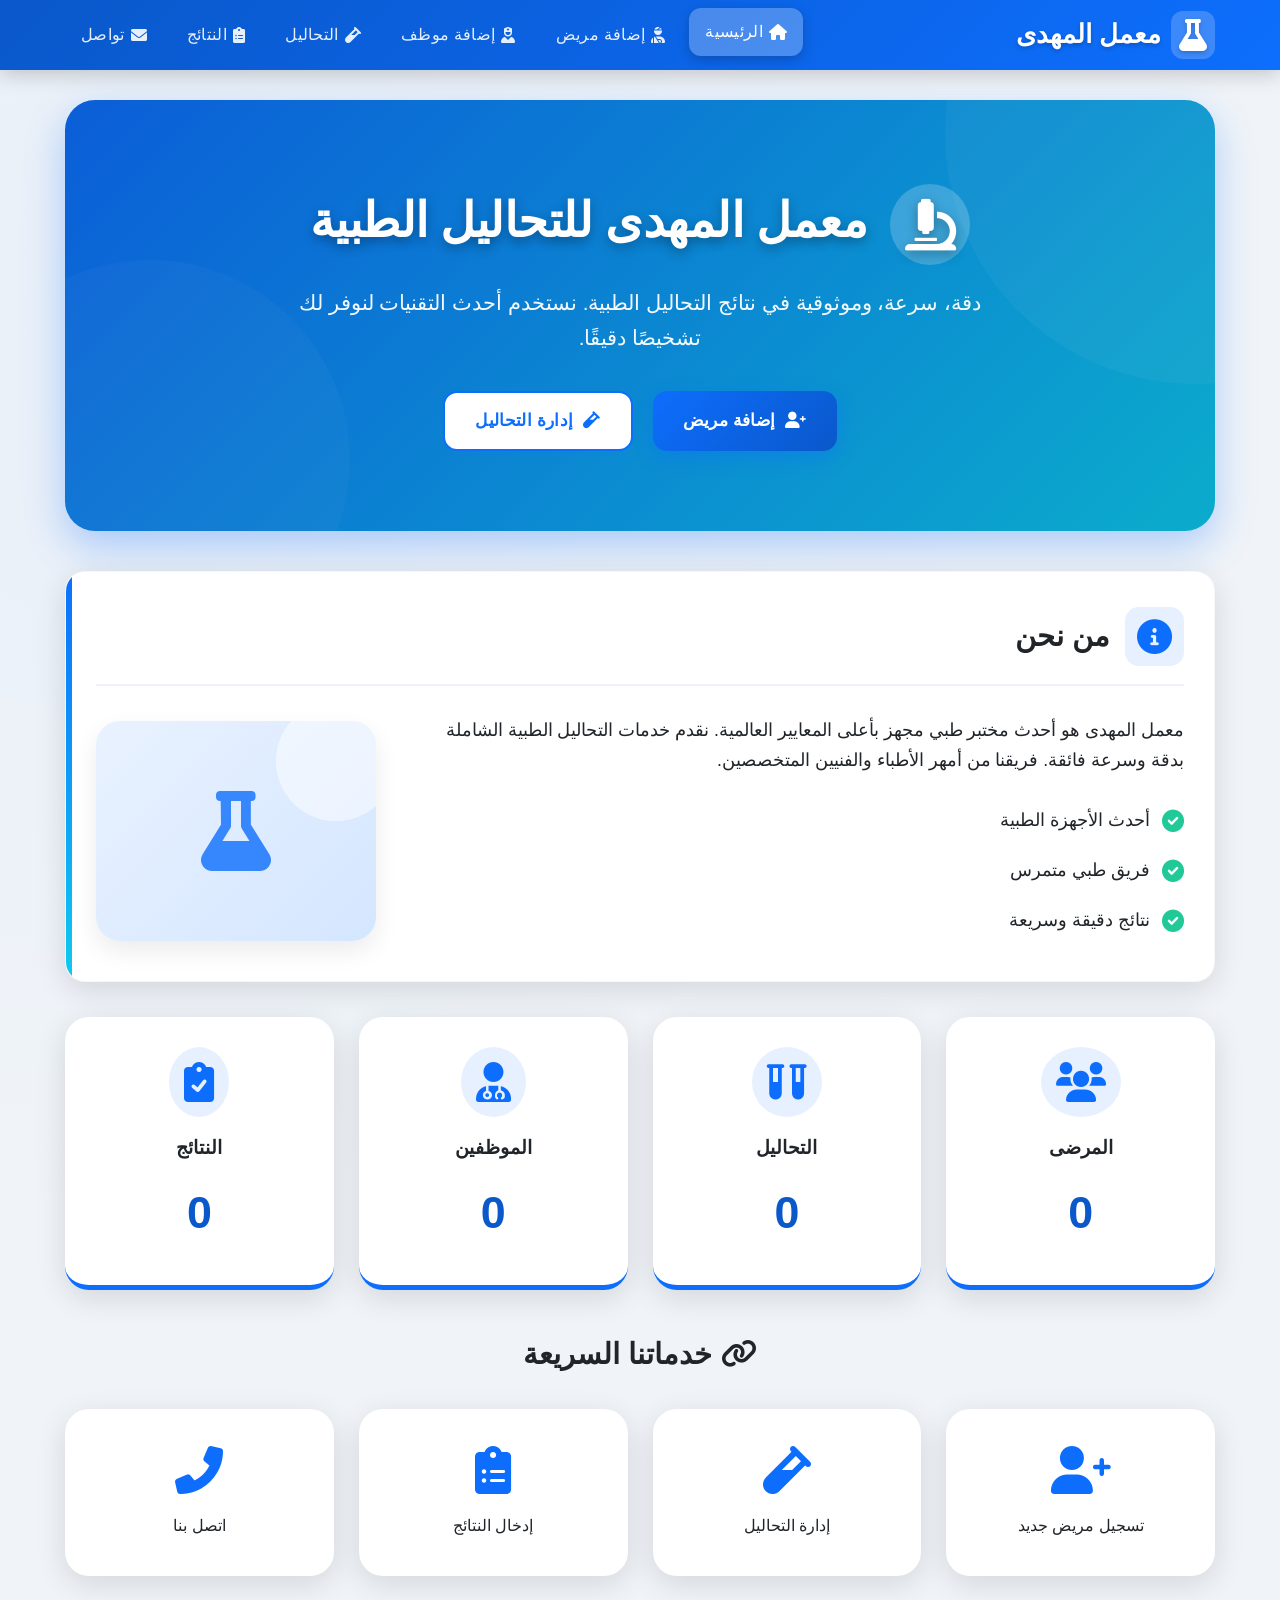
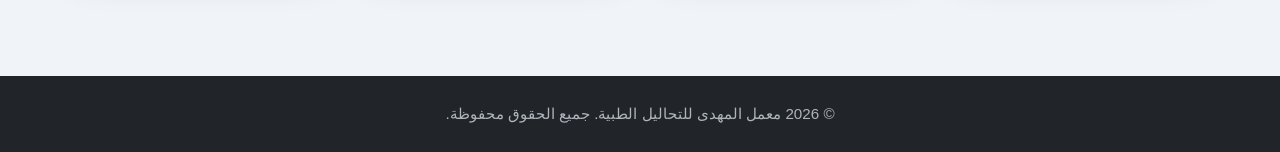
<file: index.html>
<!DOCTYPE html>
<html lang="ar" dir="rtl">
<head>
  <meta charset="UTF-8">
  <meta name="viewport" content="width=device-width, initial-scale=1.0, maximum-scale=1.0, user-scalable=yes">
  <title>معمل المهدى للتحاليل الطبية | الرئيسية</title>
  <link rel="stylesheet" href="https://cdnjs.cloudflare.com/ajax/libs/font-awesome/6.0.0-beta3/css/all.min.css">
  <link rel="stylesheet" href="style.css">
</head>
<body>
  <nav class="navbar">
    <div class="nav-container">
      <a href="index.html" class="nav-logo"><i class="fas fa-flask"></i> معمل المهدى</a>
      <ul class="nav-menu" id="navMenu">
        <li><a href="index.html" class="active"><i class="fas fa-home"></i> الرئيسية</a></li>
        <li><a href="patients.html"><i class="fas fa-user-injured"></i> إضافة مريض</a></li>
        <li><a href="staff.html"><i class="fas fa-user-nurse"></i> إضافة موظف</a></li>
        <li><a href="tests.html"><i class="fas fa-vial"></i> التحاليل</a></li>
        <li><a href="results.html"><i class="fas fa-clipboard-list"></i> النتائج</a></li>
        <li><a href="contact.html"><i class="fas fa-envelope"></i> تواصل</a></li>
      </ul>
      <div class="menu-toggle" id="menuToggle"><i class="fas fa-bars"></i></div>
    </div>
  </nav>

  <main class="main-content">
    <section class="hero-banner">
      <div class="hero-overlay">
        <div class="hero-text">
          <h1><i class="fas fa-microscope"></i> معمل المهدى للتحاليل الطبية</h1>
          <p>دقة، سرعة، وموثوقية في نتائج التحاليل الطبية. نستخدم أحدث التقنيات لنوفر لك تشخيصًا دقيقًا.</p>
          <div class="hero-buttons">
            <a href="patients.html" class="btn btn-primary"><i class="fas fa-user-plus"></i> إضافة مريض</a>
            <a href="tests.html" class="btn btn-secondary"><i class="fas fa-vial"></i> إدارة التحاليل</a>
          </div>
        </div>
      </div>
    </section>

    <section class="about-section card">
      <div class="section-header"><i class="fas fa-info-circle"></i><h2>من نحن</h2></div>
      <div class="about-content">
        <div class="about-text">
          <p>معمل المهدى هو أحدث مختبر طبي مجهز بأعلى المعايير العالمية. نقدم خدمات التحاليل الطبية الشاملة بدقة وسرعة فائقة. فريقنا من أمهر الأطباء والفنيين المتخصصين.</p>
          <ul>
            <li><i class="fas fa-check-circle"></i> أحدث الأجهزة الطبية</li>
            <li><i class="fas fa-check-circle"></i> فريق طبي متمرس</li>
            <li><i class="fas fa-check-circle"></i> نتائج دقيقة وسريعة</li>
          </ul>
        </div>
        <div class="about-image">
          <div class="lab-illustration"><i class="fas fa-flask"></i></div>
        </div>
      </div>
    </section>

    <section class="stats-section">
      <div class="stats-grid">
        <div class="stat-card"><i class="fas fa-users"></i><h3>المرضى</h3><p class="stat-number" id="patientStat">0</p></div>
        <div class="stat-card"><i class="fas fa-vials"></i><h3>التحاليل</h3><p class="stat-number" id="testStat">0</p></div>
        <div class="stat-card"><i class="fas fa-user-md"></i><h3>الموظفين</h3><p class="stat-number" id="staffStat">0</p></div>
        <div class="stat-card"><i class="fas fa-clipboard-check"></i><h3>النتائج</h3><p class="stat-number" id="resultStat">0</p></div>
      </div>
    </section>

    <section class="quick-links">
      <h2><i class="fas fa-link"></i> خدماتنا السريعة</h2>
      <div class="links-grid">
        <a href="patients.html" class="quick-link-card"><i class="fas fa-user-plus"></i><span>تسجيل مريض جديد</span></a>
        <a href="tests.html" class="quick-link-card"><i class="fas fa-vial"></i><span>إدارة التحاليل</span></a>
        <a href="results.html" class="quick-link-card"><i class="fas fa-clipboard-list"></i><span>إدخال النتائج</span></a>
        <a href="contact.html" class="quick-link-card"><i class="fas fa-phone-alt"></i><span>اتصل بنا</span></a>
      </div>
    </section>
  </main>

  <footer><p>&copy; 2026 معمل المهدى للتحاليل الطبية. جميع الحقوق محفوظة.</p></footer>
  <script src="script.js"></script>
</body>
</html>
</file>
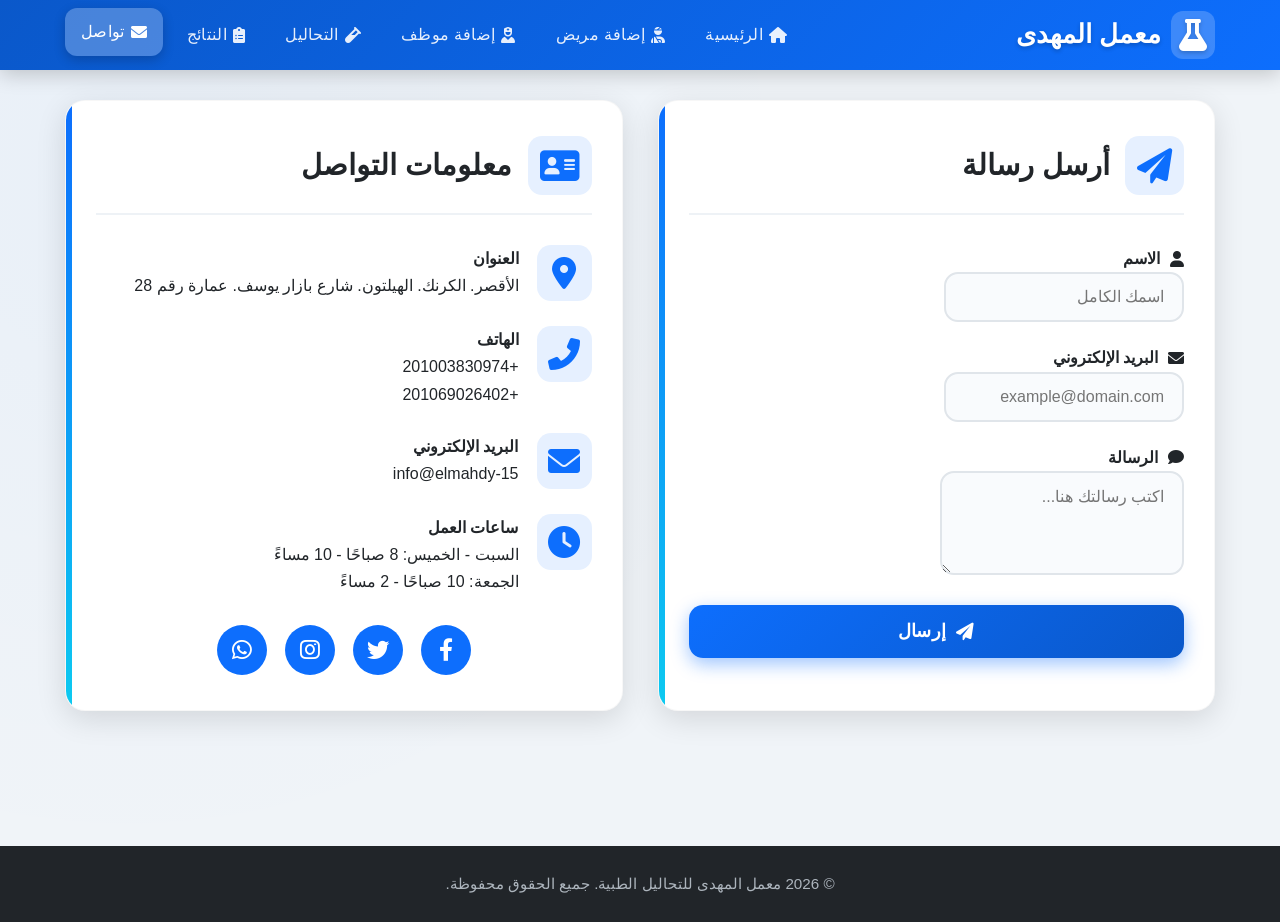
<file: contact.html>
<!DOCTYPE html>
<html lang="ar" dir="rtl">
<head>
  <meta charset="UTF-8">
  <meta name="viewport" content="width=device-width, initial-scale=1.0, maximum-scale=1.0, user-scalable=yes">
  <title>اتصل بنا | معمل المهدى</title>
  <link rel="stylesheet" href="https://cdnjs.cloudflare.com/ajax/libs/font-awesome/6.0.0-beta3/css/all.min.css">
  <link rel="stylesheet" href="style.css">
</head>
<body>
  <nav class="navbar">
    <div class="nav-container">
      <a href="index.html" class="nav-logo"><i class="fas fa-flask"></i> معمل المهدى</a>
      <ul class="nav-menu" id="navMenu">
        <li><a href="index.html"><i class="fas fa-home"></i> الرئيسية</a></li>
        <li><a href="patients.html"><i class="fas fa-user-injured"></i> إضافة مريض</a></li>
        <li><a href="staff.html"><i class="fas fa-user-nurse"></i> إضافة موظف</a></li>
        <li><a href="tests.html"><i class="fas fa-vial"></i> التحاليل</a></li>
        <li><a href="results.html"><i class="fas fa-clipboard-list"></i> النتائج</a></li>
        <li><a href="contact.html" class="active"><i class="fas fa-envelope"></i> تواصل</a></li>
      </ul>
      <div class="menu-toggle" id="menuToggle"><i class="fas fa-bars"></i></div>
    </div>
  </nav>

  <main class="main-content">
    <div class="contact-grid">
      <section class="form-section card">
        <div class="section-header"><i class="fas fa-paper-plane"></i><h2>أرسل رسالة</h2></div>
        <form id="contactForm" class="modern-form" onsubmit="return false;">
          <div class="form-group"><label><i class="fas fa-user"></i> الاسم</label><input type="text" id="contactName" placeholder="اسمك الكامل" required></div>
          <div class="form-group"><label><i class="fas fa-envelope"></i> البريد الإلكتروني</label><input type="email" id="contactEmail" placeholder="example@domain.com" required></div>
          <div class="form-group"><label><i class="fas fa-comment"></i> الرسالة</label><textarea id="contactMessage" rows="4" placeholder="اكتب رسالتك هنا..." required></textarea></div>
          <button type="submit" class="btn btn-primary btn-block" onclick="sendContact()"><i class="fas fa-paper-plane"></i> إرسال</button>
        </form>
        <div id="contactSuccessMsg" class="success-msg" style="display:none;"></div>
      </section>

      <aside class="contact-info card">
        <div class="section-header"><i class="fas fa-address-card"></i><h2>معلومات التواصل</h2></div>
        <div class="info-list">
          <div class="info-item"><i class="fas fa-map-marker-alt"></i><div><h4>العنوان</h4><p> الأقصر. الكرنك. الهيلتون. شارع بازار يوسف. عمارة رقم 28</p></div></div>
          <div class="info-item"><i class="fas fa-phone-alt"></i><div><h4>الهاتف</h4><p>+201003830974<br>+201069026402</p></div></div>
          <div class="info-item"><i class="fas fa-envelope"></i><div><h4>البريد الإلكتروني</h4><p>info@elmahdy-15</p></div></div>
          <div class="info-item"><i class="fas fa-clock"></i><div><h4>ساعات العمل</h4><p>السبت - الخميس: 8 صباحًا - 10 مساءً<br>الجمعة: 10 صباحًا - 2 مساءً</p></div></div>
        </div>
        <div class="social-links">
          <a href=" https://www.facebook.com/share/18nK8pwxGR/"><i class="fab fa-facebook-f"></i></a>
          <a href="#"><i class="fab fa-twitter"></i></a>
          <a href="#"><i class="fab fa-instagram"></i></a>
          <a href="https://wa.me/201069026402"><i class="fab fa-whatsapp"></i></a>
        </div>
      </aside>
    </div>
  </main>

  <footer><p>&copy; 2026 معمل المهدى للتحاليل الطبية. جميع الحقوق محفوظة.</p></footer>
  <script src="script.js"></script>
</body>
</html>
</file>
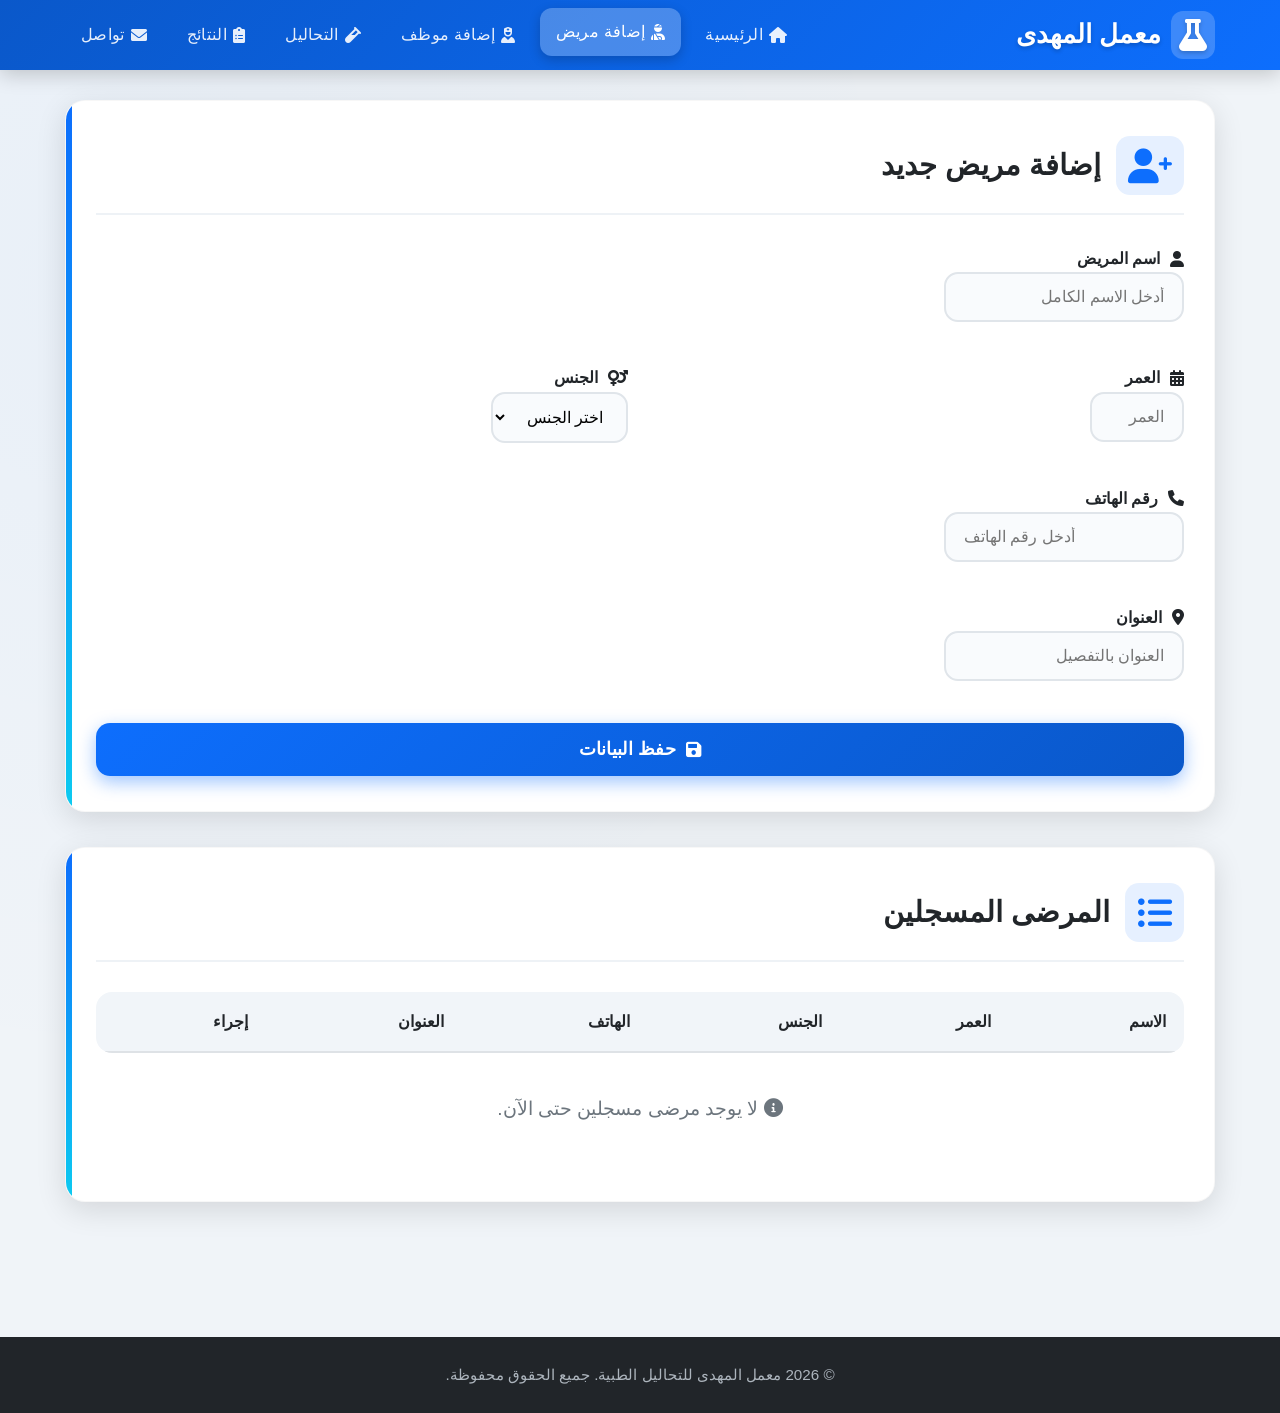
<file: patients.html>
<!DOCTYPE html>
<html lang="ar" dir="rtl">
<head>
  <meta charset="UTF-8">
  <meta name="viewport" content="width=device-width, initial-scale=1.0, maximum-scale=1.0, user-scalable=yes">
  <title>إضافة مريض | معمل المهدى</title>
  <link rel="stylesheet" href="https://cdnjs.cloudflare.com/ajax/libs/font-awesome/6.0.0-beta3/css/all.min.css">
  <link rel="stylesheet" href="style.css">
</head>
<body>
  <nav class="navbar">
    <div class="nav-container">
      <a href="index.html" class="nav-logo"><i class="fas fa-flask"></i> معمل المهدى</a>
      <ul class="nav-menu" id="navMenu">
        <li><a href="index.html"><i class="fas fa-home"></i> الرئيسية</a></li>
        <li><a href="patients.html" class="active"><i class="fas fa-user-injured"></i> إضافة مريض</a></li>
        <li><a href="staff.html"><i class="fas fa-user-nurse"></i> إضافة موظف</a></li>
        <li><a href="tests.html"><i class="fas fa-vial"></i> التحاليل</a></li>
        <li><a href="results.html"><i class="fas fa-clipboard-list"></i> النتائج</a></li>
        <li><a href="contact.html"><i class="fas fa-envelope"></i> تواصل</a></li>
      </ul>
      <div class="menu-toggle" id="menuToggle"><i class="fas fa-bars"></i></div>
    </div>
  </nav>

  <main class="main-content">
    <section class="form-section card">
      <div class="section-header"><i class="fas fa-user-plus"></i><h2>إضافة مريض جديد</h2></div>
      <form id="patientForm" class="modern-form" onsubmit="return false;">
        <div class="form-group"><label><i class="fas fa-user"></i> اسم المريض</label><input type="text" id="patientName" placeholder="أدخل الاسم الكامل" required><div class="error-msg" id="nameError"></div></div>
        <div class="form-row">
          <div class="form-group"><label><i class="fas fa-calendar-alt"></i> العمر</label><input type="number" id="patientAge" placeholder="العمر" min="0" max="120" required><div class="error-msg" id="ageError"></div></div>
          <div class="form-group"><label><i class="fas fa-venus-mars"></i> الجنس</label><select id="patientGender" required><option value="">اختر الجنس</option><option value="ذكر">ذكر</option><option value="أنثى">أنثى</option></select><div class="error-msg" id="genderError"></div></div>
        </div>
        <div class="form-group"><label><i class="fas fa-phone"></i> رقم الهاتف</label><input type="tel" id="patientPhone" placeholder="أدخل رقم الهاتف" required><div class="error-msg" id="phoneError"></div></div>
        <div class="form-group"><label><i class="fas fa-map-marker-alt"></i> العنوان</label><input type="text" id="patientAddress" placeholder="العنوان بالتفصيل" required><div class="error-msg" id="addressError"></div></div>
        <button type="submit" class="btn btn-primary btn-block" onclick="addPatient()"><i class="fas fa-save"></i> حفظ البيانات</button>
      </form>
      <div id="patientSuccessMsg" class="success-msg" style="display:none;"></div>
    </section>

    <section class="list-section card">
      <div class="section-header"><i class="fas fa-list-ul"></i><h2>المرضى المسجلين</h2></div>
      <div class="table-responsive"><table class="modern-table"><thead><tr><th>الاسم</th><th>العمر</th><th>الجنس</th><th>الهاتف</th><th>العنوان</th><th>إجراء</th></tr></thead><tbody id="patientsTableBody"></tbody></table></div>
      <div id="noPatientsMsg" class="empty-msg" style="display:none;"><i class="fas fa-info-circle"></i> لا يوجد مرضى مسجلين حتى الآن.</div>
    </section>
  </main>

  <footer><p>&copy; 2026 معمل المهدى للتحاليل الطبية. جميع الحقوق محفوظة.</p></footer>
  <script src="script.js"></script>
</body>
</html>
</file>
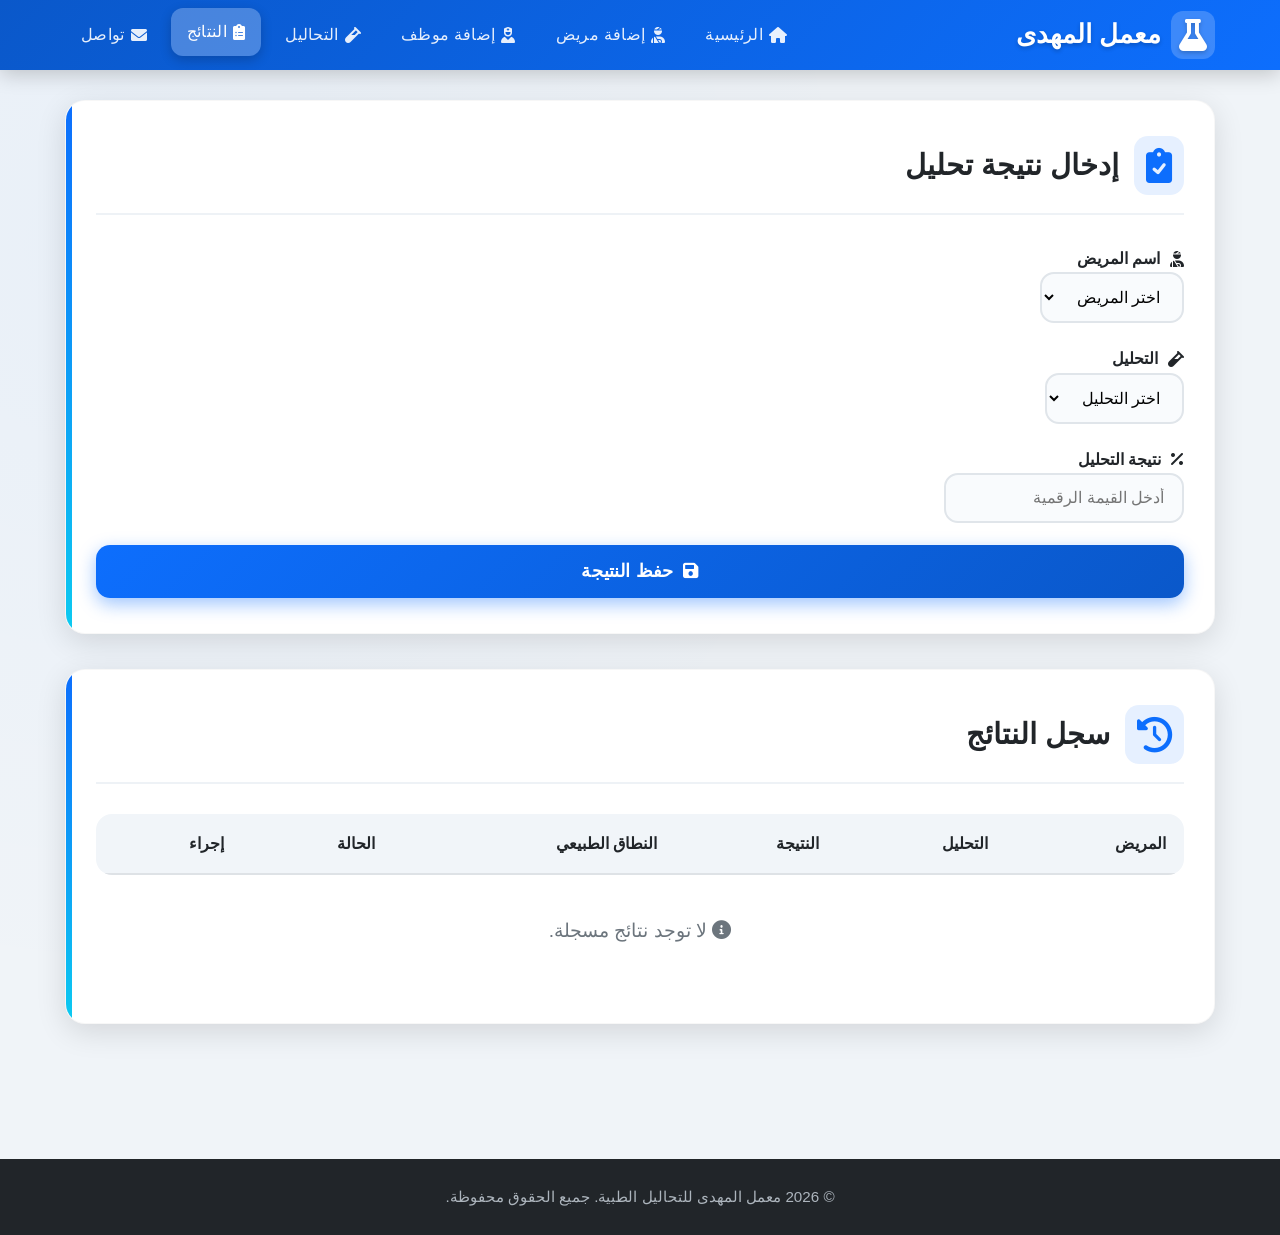
<file: results.html>
<!DOCTYPE html>
<html lang="ar" dir="rtl">
<head>
  <meta charset="UTF-8">
  <meta name="viewport" content="width=device-width, initial-scale=1.0, maximum-scale=1.0, user-scalable=yes">
  <title>نتائج التحاليل | معمل المهدى</title>
  <link rel="stylesheet" href="https://cdnjs.cloudflare.com/ajax/libs/font-awesome/6.0.0-beta3/css/all.min.css">
  <link rel="stylesheet" href="style.css">
</head>
<body>
  <nav class="navbar">
    <div class="nav-container">
      <a href="index.html" class="nav-logo"><i class="fas fa-flask"></i> معمل المهدى</a>
      <ul class="nav-menu" id="navMenu">
        <li><a href="index.html"><i class="fas fa-home"></i> الرئيسية</a></li>
        <li><a href="patients.html"><i class="fas fa-user-injured"></i> إضافة مريض</a></li>
        <li><a href="staff.html"><i class="fas fa-user-nurse"></i> إضافة موظف</a></li>
        <li><a href="tests.html"><i class="fas fa-vial"></i> التحاليل</a></li>
        <li><a href="results.html" class="active"><i class="fas fa-clipboard-list"></i> النتائج</a></li>
        <li><a href="contact.html"><i class="fas fa-envelope"></i> تواصل</a></li>
      </ul>
      <div class="menu-toggle" id="menuToggle"><i class="fas fa-bars"></i></div>
    </div>
  </nav>

  <main class="main-content">
    <section class="form-section card">
      <div class="section-header"><i class="fas fa-clipboard-check"></i><h2>إدخال نتيجة تحليل</h2></div>
      <form id="resultForm" class="modern-form" onsubmit="return false;">
        <div class="form-group"><label><i class="fas fa-user-injured"></i> اسم المريض</label><select id="resultPatient" required><option value="">اختر المريض</option></select></div>
        <div class="form-group"><label><i class="fas fa-vial"></i> التحليل</label><select id="resultTest" required><option value="">اختر التحليل</option></select></div>
        <div class="form-group"><label><i class="fas fa-percentage"></i> نتيجة التحليل</label><input type="number" step="any" id="resultValue" placeholder="أدخل القيمة الرقمية" required></div>
        <button type="submit" class="btn btn-primary btn-block" onclick="addResult()"><i class="fas fa-save"></i> حفظ النتيجة</button>
      </form>
      <div id="resultSuccessMsg" class="success-msg" style="display:none;"></div>
    </section>

    <section class="list-section card">
      <div class="section-header"><i class="fas fa-history"></i><h2>سجل النتائج</h2></div>
      <div class="table-responsive"><table class="modern-table"><thead><tr><th>المريض</th><th>التحليل</th><th>النتيجة</th><th>النطاق الطبيعي</th><th>الحالة</th><th>إجراء</th></tr></thead><tbody id="resultsTableBody"></tbody></table></div>
      <div id="noResultsMsg" class="empty-msg" style="display:none;"><i class="fas fa-info-circle"></i> لا توجد نتائج مسجلة.</div>
    </section>
  </main>

  <footer><p>&copy; 2026 معمل المهدى للتحاليل الطبية. جميع الحقوق محفوظة.</p></footer>
  <script src="script.js"></script>
</body>
</html>
</file>
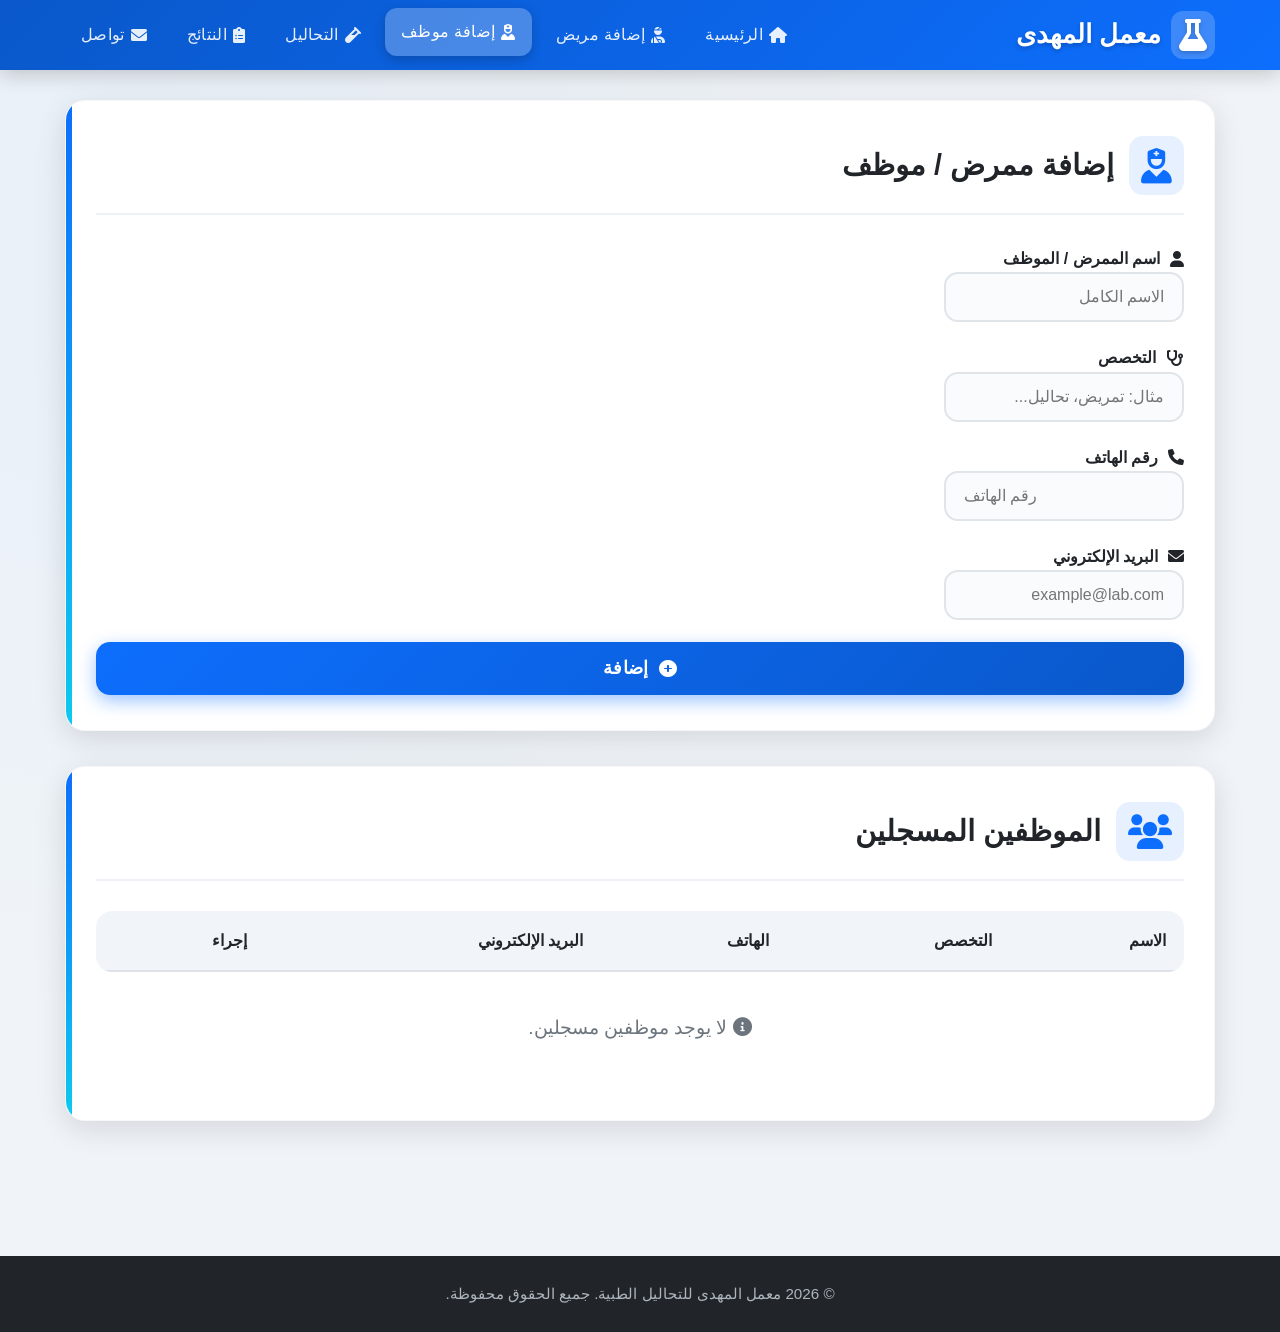
<file: staff.html>
<!DOCTYPE html>
<html lang="ar" dir="rtl">
<head>
  <meta charset="UTF-8">
  <meta name="viewport" content="width=device-width, initial-scale=1.0, maximum-scale=1.0, user-scalable=yes">
  <title>إضافة موظف | معمل المهدى</title>
  <link rel="stylesheet" href="https://cdnjs.cloudflare.com/ajax/libs/font-awesome/6.0.0-beta3/css/all.min.css">
  <link rel="stylesheet" href="style.css">
</head>
<body>
  <nav class="navbar">
    <div class="nav-container">
      <a href="index.html" class="nav-logo"><i class="fas fa-flask"></i> معمل المهدى</a>
      <ul class="nav-menu" id="navMenu">
        <li><a href="index.html"><i class="fas fa-home"></i> الرئيسية</a></li>
        <li><a href="patients.html"><i class="fas fa-user-injured"></i> إضافة مريض</a></li>
        <li><a href="staff.html" class="active"><i class="fas fa-user-nurse"></i> إضافة موظف</a></li>
        <li><a href="tests.html"><i class="fas fa-vial"></i> التحاليل</a></li>
        <li><a href="results.html"><i class="fas fa-clipboard-list"></i> النتائج</a></li>
        <li><a href="contact.html"><i class="fas fa-envelope"></i> تواصل</a></li>
      </ul>
      <div class="menu-toggle" id="menuToggle"><i class="fas fa-bars"></i></div>
    </div>
  </nav>

  <main class="main-content">
    <section class="form-section card">
      <div class="section-header"><i class="fas fa-user-nurse"></i><h2>إضافة ممرض / موظف</h2></div>
      <form id="staffForm" class="modern-form" onsubmit="return false;">
        <div class="form-group"><label><i class="fas fa-user"></i> اسم الممرض / الموظف</label><input type="text" id="staffName" placeholder="الاسم الكامل" required></div>
        <div class="form-group"><label><i class="fas fa-stethoscope"></i> التخصص</label><input type="text" id="staffSpecialty" placeholder="مثال: تمريض، تحاليل..." required></div>
        <div class="form-group"><label><i class="fas fa-phone"></i> رقم الهاتف</label><input type="tel" id="staffPhone" placeholder="رقم الهاتف" required></div>
        <div class="form-group"><label><i class="fas fa-envelope"></i> البريد الإلكتروني</label><input type="email" id="staffEmail" placeholder="example@lab.com" required></div>
        <button type="submit" class="btn btn-primary btn-block" onclick="addStaff()"><i class="fas fa-plus-circle"></i> إضافة</button>
      </form>
      <div id="staffSuccessMsg" class="success-msg" style="display:none;"></div>
    </section>

    <section class="list-section card">
      <div class="section-header"><i class="fas fa-users"></i><h2>الموظفين المسجلين</h2></div>
      <div class="table-responsive"><table class="modern-table"><thead><tr><th>الاسم</th><th>التخصص</th><th>الهاتف</th><th>البريد الإلكتروني</th><th>إجراء</th></tr></thead><tbody id="staffTableBody"></tbody></table></div>
      <div id="noStaffMsg" class="empty-msg" style="display:none;"><i class="fas fa-info-circle"></i> لا يوجد موظفين مسجلين.</div>
    </section>
  </main>

  <footer><p>&copy; 2026 معمل المهدى للتحاليل الطبية. جميع الحقوق محفوظة.</p></footer>
  <script src="script.js"></script>
</body>
</html>
</file>
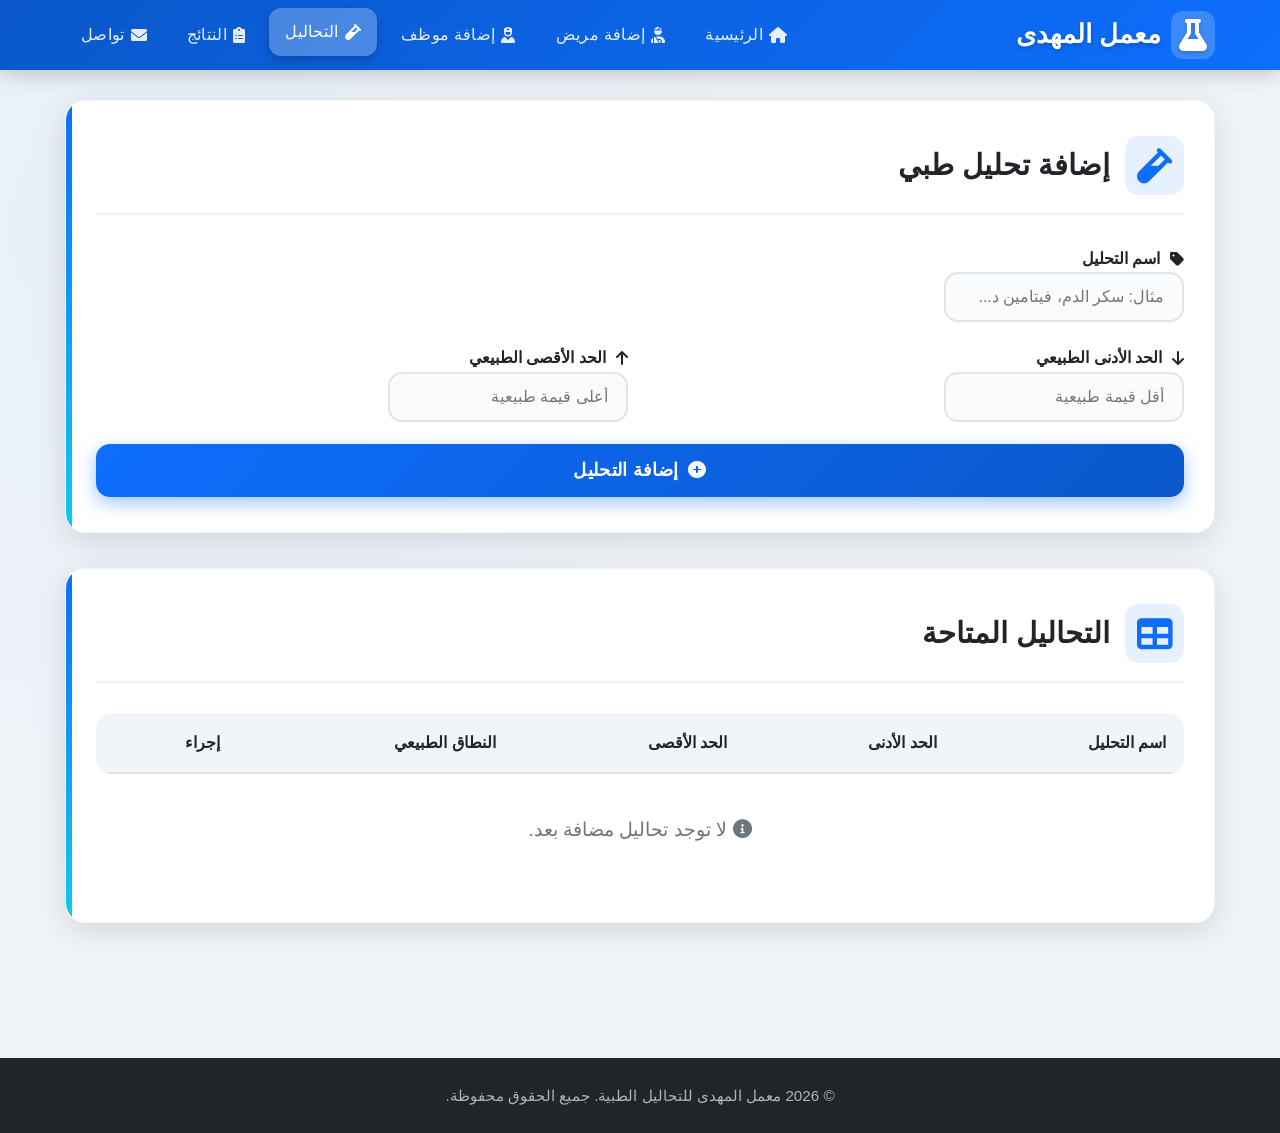
<file: tests.html>
<!DOCTYPE html>
<html lang="ar" dir="rtl">
<head>
  <meta charset="UTF-8">
  <meta name="viewport" content="width=device-width, initial-scale=1.0, maximum-scale=1.0, user-scalable=yes">
  <title>إدارة التحاليل | معمل المهدى</title>
  <link rel="stylesheet" href="https://cdnjs.cloudflare.com/ajax/libs/font-awesome/6.0.0-beta3/css/all.min.css">
  <link rel="stylesheet" href="style.css">
</head>
<body>
  <nav class="navbar">
    <div class="nav-container">
      <a href="index.html" class="nav-logo"><i class="fas fa-flask"></i> معمل المهدى</a>
      <ul class="nav-menu" id="navMenu">
        <li><a href="index.html"><i class="fas fa-home"></i> الرئيسية</a></li>
        <li><a href="patients.html"><i class="fas fa-user-injured"></i> إضافة مريض</a></li>
        <li><a href="staff.html"><i class="fas fa-user-nurse"></i> إضافة موظف</a></li>
        <li><a href="tests.html" class="active"><i class="fas fa-vial"></i> التحاليل</a></li>
        <li><a href="results.html"><i class="fas fa-clipboard-list"></i> النتائج</a></li>
        <li><a href="contact.html"><i class="fas fa-envelope"></i> تواصل</a></li>
      </ul>
      <div class="menu-toggle" id="menuToggle"><i class="fas fa-bars"></i></div>
    </div>
  </nav>

  <main class="main-content">
    <section class="form-section card">
      <div class="section-header"><i class="fas fa-vial"></i><h2>إضافة تحليل طبي</h2></div>
      <form id="testForm" class="modern-form" onsubmit="return false;">
        <div class="form-group"><label><i class="fas fa-tag"></i> اسم التحليل</label><input type="text" id="testName" placeholder="مثال: سكر الدم، فيتامين د..." required></div>
        <div class="form-row">
          <div class="form-group"><label><i class="fas fa-arrow-down"></i> الحد الأدنى الطبيعي</label><input type="number" step="any" id="minValue" placeholder="أقل قيمة طبيعية" required></div>
          <div class="form-group"><label><i class="fas fa-arrow-up"></i> الحد الأقصى الطبيعي</label><input type="number" step="any" id="maxValue" placeholder="أعلى قيمة طبيعية" required></div>
        </div>
        <button type="submit" class="btn btn-primary btn-block" onclick="addTest()"><i class="fas fa-plus-circle"></i> إضافة التحليل</button>
      </form>
      <div id="testSuccessMsg" class="success-msg" style="display:none;"></div>
    </section>

    <section class="list-section card">
      <div class="section-header"><i class="fas fa-table"></i><h2>التحاليل المتاحة</h2></div>
      <div class="table-responsive"><table class="modern-table"><thead><tr><th>اسم التحليل</th><th>الحد الأدنى</th><th>الحد الأقصى</th><th>النطاق الطبيعي</th><th>إجراء</th></tr></thead><tbody id="testsTableBody"></tbody></table></div>
      <div id="noTestsMsg" class="empty-msg" style="display:none;"><i class="fas fa-info-circle"></i> لا توجد تحاليل مضافة بعد.</div>
    </section>
  </main>

  <footer><p>&copy; 2026 معمل المهدى للتحاليل الطبية. جميع الحقوق محفوظة.</p></footer>
  <script src="script.js"></script>
</body>
</html>
</file>
<file: style.css>
/* style.css */
* {
  margin: 0;
  padding: 0;
  box-sizing: border-box;
}

:root {
  --primary: #0d6efd;
  --primary-dark: #0a58ca;
  --secondary: #0dcaf0;
  --accent: #20c997;
  --light: #f8f9fa;
  --white: #ffffff;
  --dark: #212529;
  --gray: #6c757d;
  --border: #dee2e6;
  --shadow: 0 8px 30px rgba(0,0,0,0.12);
  --shadow-hover: 0 12px 35px rgba(0,0,0,0.18);
  --transition: all 0.35s cubic-bezier(0.4, 0, 0.2, 1);
  --radius: 20px;
}

body {
  font-family: 'Segoe UI', Tahoma, Geneva, Verdana, sans-serif;
  background: #f0f4f8;
  color: var(--dark);
  line-height: 1.7;
  padding-top: 70px;
  direction: rtl;
  background-image: radial-gradient(circle at 10% 20%, rgba(13, 110, 253, 0.03) 0%, transparent 50%);
}

/* Navbar */
.navbar {
  position: fixed;
  top: 0;
  left: 0;
  width: 100%;
  background: linear-gradient(135deg, #0a58ca 0%, #0d6efd 100%);
  color: white;
  z-index: 1000;
  box-shadow: 0 4px 20px rgba(0,0,0,0.2);
  backdrop-filter: blur(10px);
}

.nav-container {
  max-width: 1200px;
  margin: 0 auto;
  display: flex;
  justify-content: space-between;
  align-items: center;
  padding: 0 25px;
  height: 70px;
}

.nav-logo {
  font-size: 1.6rem;
  font-weight: 700;
  color: white;
  text-decoration: none;
  display: flex;
  align-items: center;
  gap: 10px;
  white-space: nowrap;
  cursor: pointer;
  text-shadow: 0 2px 4px rgba(0,0,0,0.2);
}

.nav-logo i {
  font-size: 2rem;
  background: rgba(255,255,255,0.2);
  padding: 8px;
  border-radius: 12px;
}

.nav-menu {
  list-style: none;
  display: flex;
  gap: 8px;
  margin: 0;
  padding: 0;
}

.nav-menu li a {
  color: rgba(255,255,255,0.9);
  text-decoration: none;
  padding: 10px 16px;
  border-radius: 12px;
  transition: var(--transition);
  font-size: 1rem;
  font-weight: 500;
  display: flex;
  align-items: center;
  gap: 6px;
  white-space: nowrap;
  cursor: pointer;
  letter-spacing: 0.3px;
}

.nav-menu li a:hover,
.nav-menu li a.active {
  background: rgba(255,255,255,0.25);
  color: white;
  transform: translateY(-3px);
  box-shadow: 0 4px 12px rgba(0,0,0,0.2);
}

.menu-toggle {
  display: none;
  font-size: 1.8rem;
  cursor: pointer;
  color: white;
  background: rgba(255,255,255,0.2);
  padding: 10px;
  border-radius: 12px;
}

/* Main content */
.main-content {
  max-width: 1200px;
  margin: 0 auto;
  padding: 30px 25px 50px;
}

/* Cards */
.card {
  background: var(--white);
  border-radius: var(--radius);
  padding: 35px 30px;
  margin-bottom: 35px;
  box-shadow: var(--shadow);
  transition: var(--transition);
  border: 1px solid rgba(0,0,0,0.03);
  position: relative;
  overflow: hidden;
}

.card::before {
  content: '';
  position: absolute;
  top: 0;
  left: 0;
  width: 6px;
  height: 100%;
  background: linear-gradient(to bottom, var(--primary), var(--secondary));
  border-radius: 0 8px 8px 0;
}

.card:hover {
  box-shadow: var(--shadow-hover);
  transform: translateY(-3px);
}

.section-header {
  display: flex;
  align-items: center;
  gap: 15px;
  margin-bottom: 30px;
  padding-bottom: 18px;
  border-bottom: 2px solid #eef2f6;
}

.section-header i {
  font-size: 2.2rem;
  color: var(--primary);
  background: rgba(13,110,253,0.1);
  padding: 12px;
  border-radius: 14px;
}

.section-header h2 {
  font-size: 1.8rem;
  color: var(--dark);
  font-weight: 700;
}

/* Hero */
.hero-banner {
  background: linear-gradient(135deg, #0d6efd 0%, #0dcaf0 100%);
  color: white;
  padding: 0;
  margin-bottom: 40px;
  border-radius: 30px;
  position: relative;
  overflow: hidden;
  box-shadow: 0 15px 40px rgba(13,110,253,0.3);
}

.hero-banner::after {
  content: '';
  position: absolute;
  top: -50%;
  right: -20%;
  width: 500px;
  height: 500px;
  background: rgba(255,255,255,0.05);
  border-radius: 50%;
  transform: rotate(25deg);
}

.hero-banner::before {
  content: '';
  position: absolute;
  bottom: -30%;
  left: -10%;
  width: 400px;
  height: 400px;
  background: rgba(255,255,255,0.03);
  border-radius: 50%;
}

.hero-overlay {
  background: rgba(0,0,0,0.15);
  padding: 80px 30px;
  text-align: center;
  position: relative;
  z-index: 1;
}

.hero-text h1 {
  font-size: 3rem;
  margin-bottom: 20px;
  font-weight: 800;
  text-shadow: 0 4px 12px rgba(0,0,0,0.3);
  letter-spacing: -0.5px;
}

.hero-text h1 i {
  font-size: 3.2rem;
  vertical-align: middle;
  margin-left: 10px;
  background: rgba(255,255,255,0.2);
  padding: 15px;
  border-radius: 50%;
}

.hero-text p {
  font-size: 1.3rem;
  max-width: 700px;
  margin: 0 auto 35px;
  opacity: 0.95;
  font-weight: 400;
}

.hero-buttons {
  display: flex;
  gap: 20px;
  justify-content: center;
  flex-wrap: wrap;
}

/* About */
.about-content {
  display: flex;
  gap: 40px;
  align-items: center;
  flex-wrap: wrap;
}

.about-text {
  flex: 1;
  min-width: 280px;
  font-size: 1.1rem;
}

.about-text ul {
  list-style: none;
  margin-top: 20px;
}

.about-text ul li {
  padding: 10px 0;
  display: flex;
  align-items: center;
  gap: 12px;
  font-weight: 500;
}

.about-text ul li i {
  color: var(--accent);
  font-size: 1.4rem;
}

.about-image {
  flex: 0 0 280px;
  display: flex;
  justify-content: center;
}

.lab-illustration {
  width: 100%;
  height: 220px;
  background: linear-gradient(135deg, #e9f2ff 0%, #d4e6ff 100%);
  border-radius: 24px;
  display: flex;
  align-items: center;
  justify-content: center;
  position: relative;
  overflow: hidden;
  box-shadow: 0 10px 25px rgba(0,0,0,0.08);
}

.lab-illustration i {
  font-size: 5rem;
  color: var(--primary);
  opacity: 0.8;
  z-index: 1;
}

.lab-illustration::before {
  content: '';
  position: absolute;
  width: 120px;
  height: 120px;
  background: rgba(255,255,255,0.5);
  border-radius: 50%;
  top: -20px;
  right: -20px;
}

/* Stats */
.stats-grid {
  display: grid;
  grid-template-columns: repeat(4, 1fr);
  gap: 25px;
  margin-bottom: 40px;
}

.stat-card {
  background: var(--white);
  padding: 30px 20px;
  border-radius: 24px;
  text-align: center;
  box-shadow: var(--shadow);
  transition: var(--transition);
  border-bottom: 5px solid var(--primary);
  cursor: default;
  position: relative;
}

.stat-card:hover {
  transform: translateY(-8px);
  box-shadow: var(--shadow-hover);
}

.stat-card i {
  color: var(--primary);
  font-size: 2.5rem;
  margin-bottom: 15px;
  background: rgba(13,110,253,0.1);
  padding: 15px;
  border-radius: 50%;
  display: inline-block;
}

.stat-number {
  font-size: 2.8rem;
  font-weight: 800;
  color: var(--primary-dark);
  margin: 10px 0 5px;
}

/* Quick links */
.quick-links h2 {
  text-align: center;
  margin-bottom: 30px;
  font-size: 1.8rem;
}

.links-grid {
  display: grid;
  grid-template-columns: repeat(4, 1fr);
  gap: 25px;
}

.quick-link-card {
  background: var(--white);
  padding: 35px 20px;
  border-radius: 24px;
  text-align: center;
  text-decoration: none;
  color: var(--dark);
  box-shadow: var(--shadow);
  transition: var(--transition);
  display: flex;
  flex-direction: column;
  align-items: center;
  gap: 18px;
  cursor: pointer;
  border: 2px solid transparent;
}

.quick-link-card:hover {
  background: var(--primary);
  color: white;
  transform: translateY(-8px);
  border-color: var(--primary-dark);
}

.quick-link-card i {
  font-size: 3rem;
  color: var(--primary);
  transition: var(--transition);
}

.quick-link-card:hover i {
  color: white;
}

/* Forms */
.modern-form {
  display: flex;
  flex-direction: column;
  gap: 22px;
}

.form-group label {
  font-weight: 600;
  color: var(--dark);
  display: flex;
  align-items: center;
  gap: 10px;
  font-size: 1rem;
}

.form-group input,
.form-group select,
.form-group textarea {
  padding: 14px 18px;
  border: 2px solid #e0e5ea;
  border-radius: 14px;
  font-size: 1rem;
  transition: var(--transition);
  background: #f9fbfd;
  font-family: inherit;
}

.form-group input:focus,
.form-group select:focus,
.form-group textarea:focus {
  outline: none;
  border-color: var(--primary);
  box-shadow: 0 0 0 4px rgba(13,110,253,0.1);
  background: white;
}

.form-row {
  display: grid;
  grid-template-columns: 1fr 1fr;
  gap: 25px;
}

.error-msg {
  color: #dc3545;
  font-size: 0.85rem;
  min-height: 20px;
  font-weight: 500;
}

.success-msg {
  background: #d1e7dd;
  color: #0f5132;
  padding: 14px 22px;
  border-radius: 14px;
  margin-top: 20px;
  font-weight: 600;
  display: flex;
  align-items: center;
  gap: 10px;
  animation: fadeSlide 0.3s ease;
}

.empty-msg {
  text-align: center;
  padding: 40px;
  color: var(--gray);
  font-size: 1.2rem;
}

/* Buttons */
.btn {
  padding: 14px 30px;
  border-radius: 14px;
  font-weight: 700;
  cursor: pointer;
  transition: var(--transition);
  text-decoration: none;
  display: inline-flex;
  align-items: center;
  gap: 10px;
  border: none;
  font-size: 1.05rem;
  letter-spacing: 0.3px;
}

.btn-primary {
  background: linear-gradient(135deg, #0d6efd, #0a58ca);
  color: white;
  box-shadow: 0 6px 18px rgba(13,110,253,0.4);
}

.btn-primary:hover {
  background: linear-gradient(135deg, #0a58ca, #084298);
  transform: translateY(-3px);
  box-shadow: 0 10px 25px rgba(13,110,253,0.5);
}

.btn-secondary {
  background: var(--white);
  color: var(--primary);
  border: 2px solid var(--primary);
}

.btn-secondary:hover {
  background: var(--primary);
  color: white;
  transform: translateY(-3px);
}

.btn-block {
  width: 100%;
  justify-content: center;
  padding: 16px;
  font-size: 1.1rem;
}

.btn-delete {
  background: #ff4757;
  color: white;
  padding: 8px 18px;
  border-radius: 10px;
  border: none;
  cursor: pointer;
  font-weight: 600;
  transition: var(--transition);
}

.btn-delete:hover {
  background: #e84118;
  transform: scale(1.05);
}

/* Tables */
.table-responsive {
  overflow-x: auto;
  border-radius: 16px;
}

.modern-table {
  width: 100%;
  border-collapse: collapse;
  background: white;
}

.modern-table th {
  background: #f1f5f9;
  padding: 16px 18px;
  font-weight: 700;
  color: var(--dark);
  border-bottom: 2px solid var(--border);
  text-align: right;
}

.modern-table td {
  padding: 16px 18px;
  border-bottom: 1px solid #eef2f6;
  text-align: right;
}

.modern-table tbody tr:hover {
  background: #f8fafc;
}

.status-normal {
  background: #d1e7dd;
  color: #0f5132;
  padding: 6px 16px;
  border-radius: 30px;
  font-weight: 700;
  font-size: 0.9rem;
  display: inline-block;
}

.status-high {
  background: #f8d7da;
  color: #842029;
  padding: 6px 16px;
  border-radius: 30px;
  font-weight: 700;
}

.status-low {
  background: #fff3cd;
  color: #664d03;
  padding: 6px 16px;
  border-radius: 30px;
  font-weight: 700;
}

/* Contact */
.contact-grid {
  display: grid;
  grid-template-columns: 1fr 1fr;
  gap: 35px;
}

.info-list {
  display: flex;
  flex-direction: column;
  gap: 25px;
}

.info-item {
  display: flex;
  align-items: flex-start;
  gap: 18px;
}

.info-item i {
  color: var(--primary);
  font-size: 2rem;
  background: rgba(13,110,253,0.1);
  padding: 12px;
  border-radius: 14px;
  width: 55px;
  text-align: center;
}

.social-links {
  display: flex;
  gap: 18px;
  margin-top: 30px;
  justify-content: center;
}

.social-links a {
  width: 50px;
  height: 50px;
  border-radius: 50%;
  background: var(--primary);
  color: white;
  display: flex;
  align-items: center;
  justify-content: center;
  text-decoration: none;
  transition: var(--transition);
  font-size: 1.4rem;
}

.social-links a:hover {
  background: var(--primary-dark);
  transform: translateY(-5px);
}

/* Footer */
footer {
  background: var(--dark);
  color: #adb5bd;
  text-align: center;
  padding: 25px;
  margin-top: 50px;
  font-size: 0.95rem;
}

/* Animations */
@keyframes fadeSlide {
  from { opacity: 0; transform: translateY(20px); }
  to { opacity: 1; transform: translateY(0); }
}

/* Responsive */
@media (max-width: 992px) {
  .stats-grid { grid-template-columns: repeat(2, 1fr); }
  .links-grid { grid-template-columns: repeat(2, 1fr); }
  .contact-grid { grid-template-columns: 1fr; }
  .about-content { flex-direction: column; }
}

@media (max-width: 768px) {
  .nav-menu {
    position: fixed;
    top: 70px;
    right: -100%;
    width: 280px;
    height: calc(100vh - 70px);
    background: #0a58ca;
    flex-direction: column;
    padding: 25px;
    gap: 15px;
    transition: var(--transition);
    box-shadow: -5px 0 20px rgba(0,0,0,0.3);
  }
  .nav-menu.active { right: 0; }
  .menu-toggle { display: block; }
  .hero-text h1 { font-size: 2rem; }
  .form-row { grid-template-columns: 1fr; }
  .stats-grid { grid-template-columns: 1fr 1fr; }
  .links-grid { grid-template-columns: 1fr 1fr; }
  .card { padding: 25px 20px; }
}

@media (max-width: 480px) {
  .stats-grid { grid-template-columns: 1fr; }
  .links-grid { grid-template-columns: 1fr; }
  .hero-buttons { flex-direction: column; align-items: center; }
}
</file>
